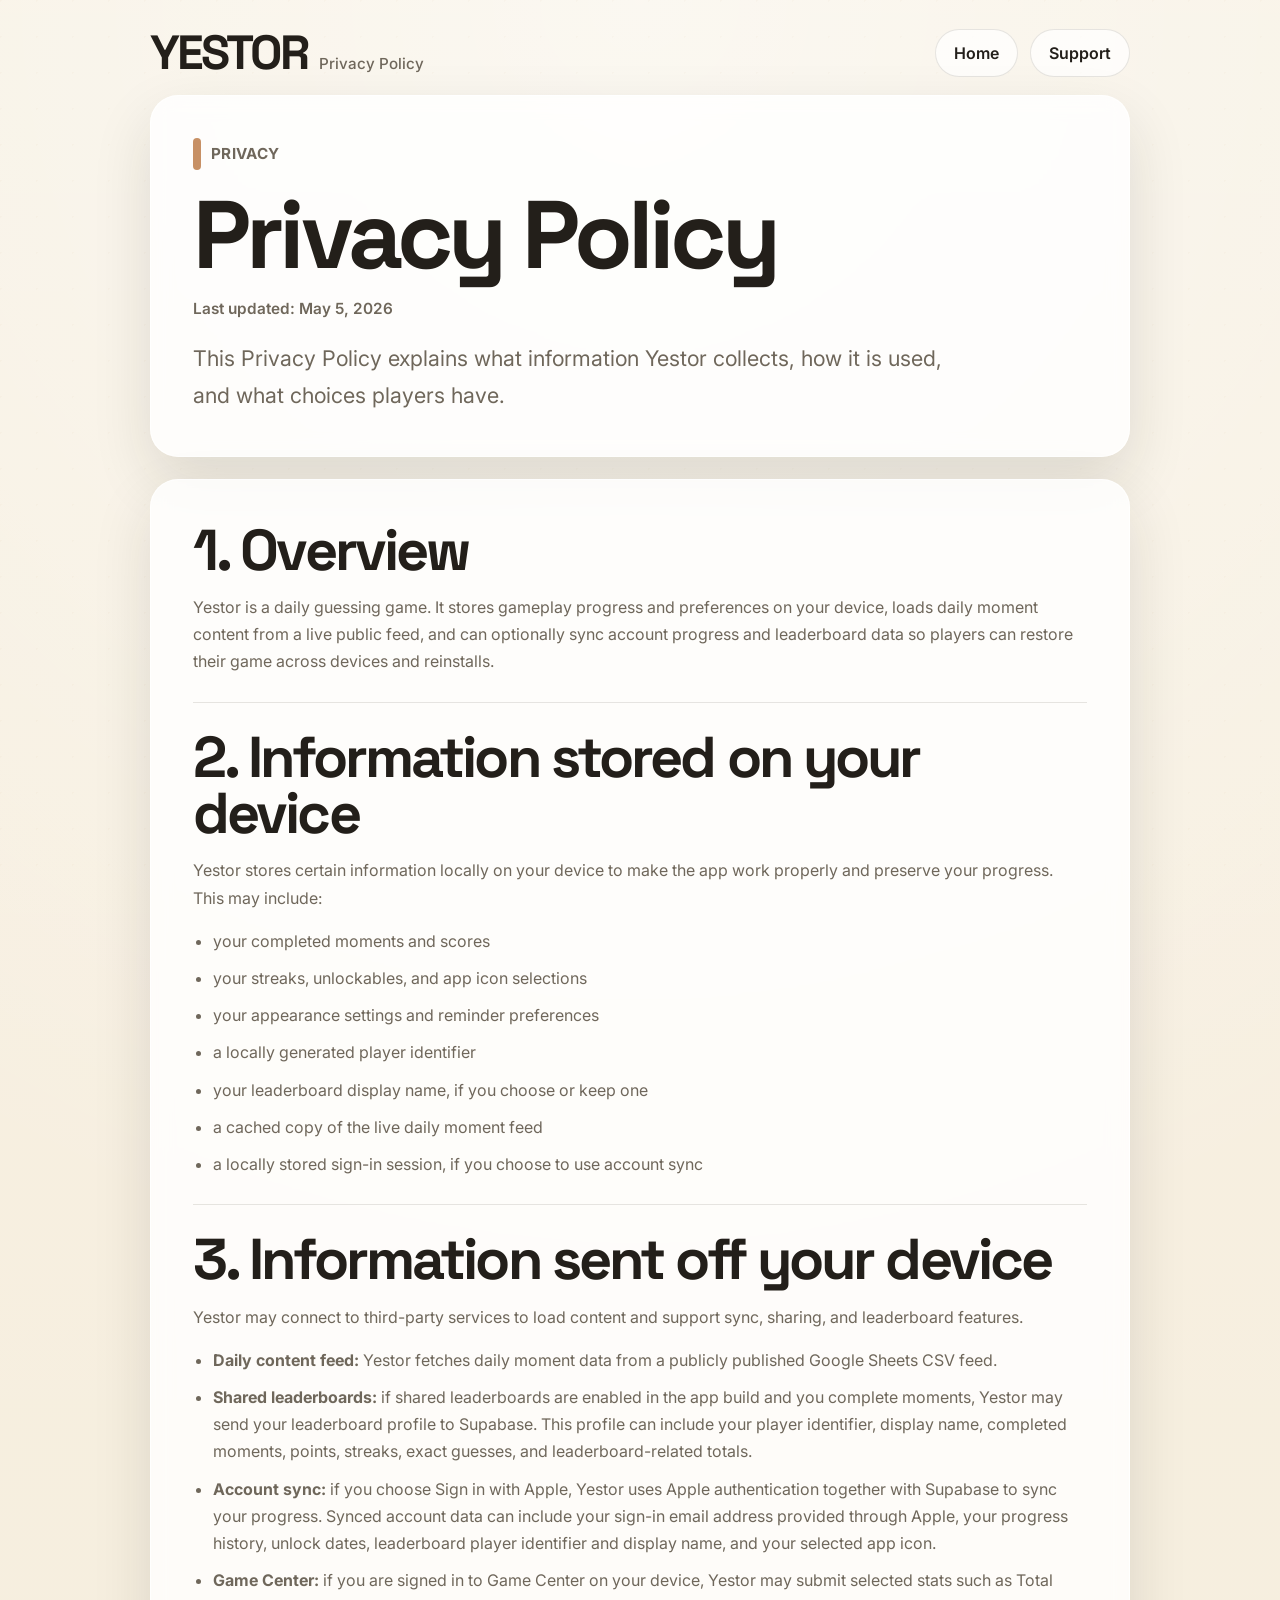
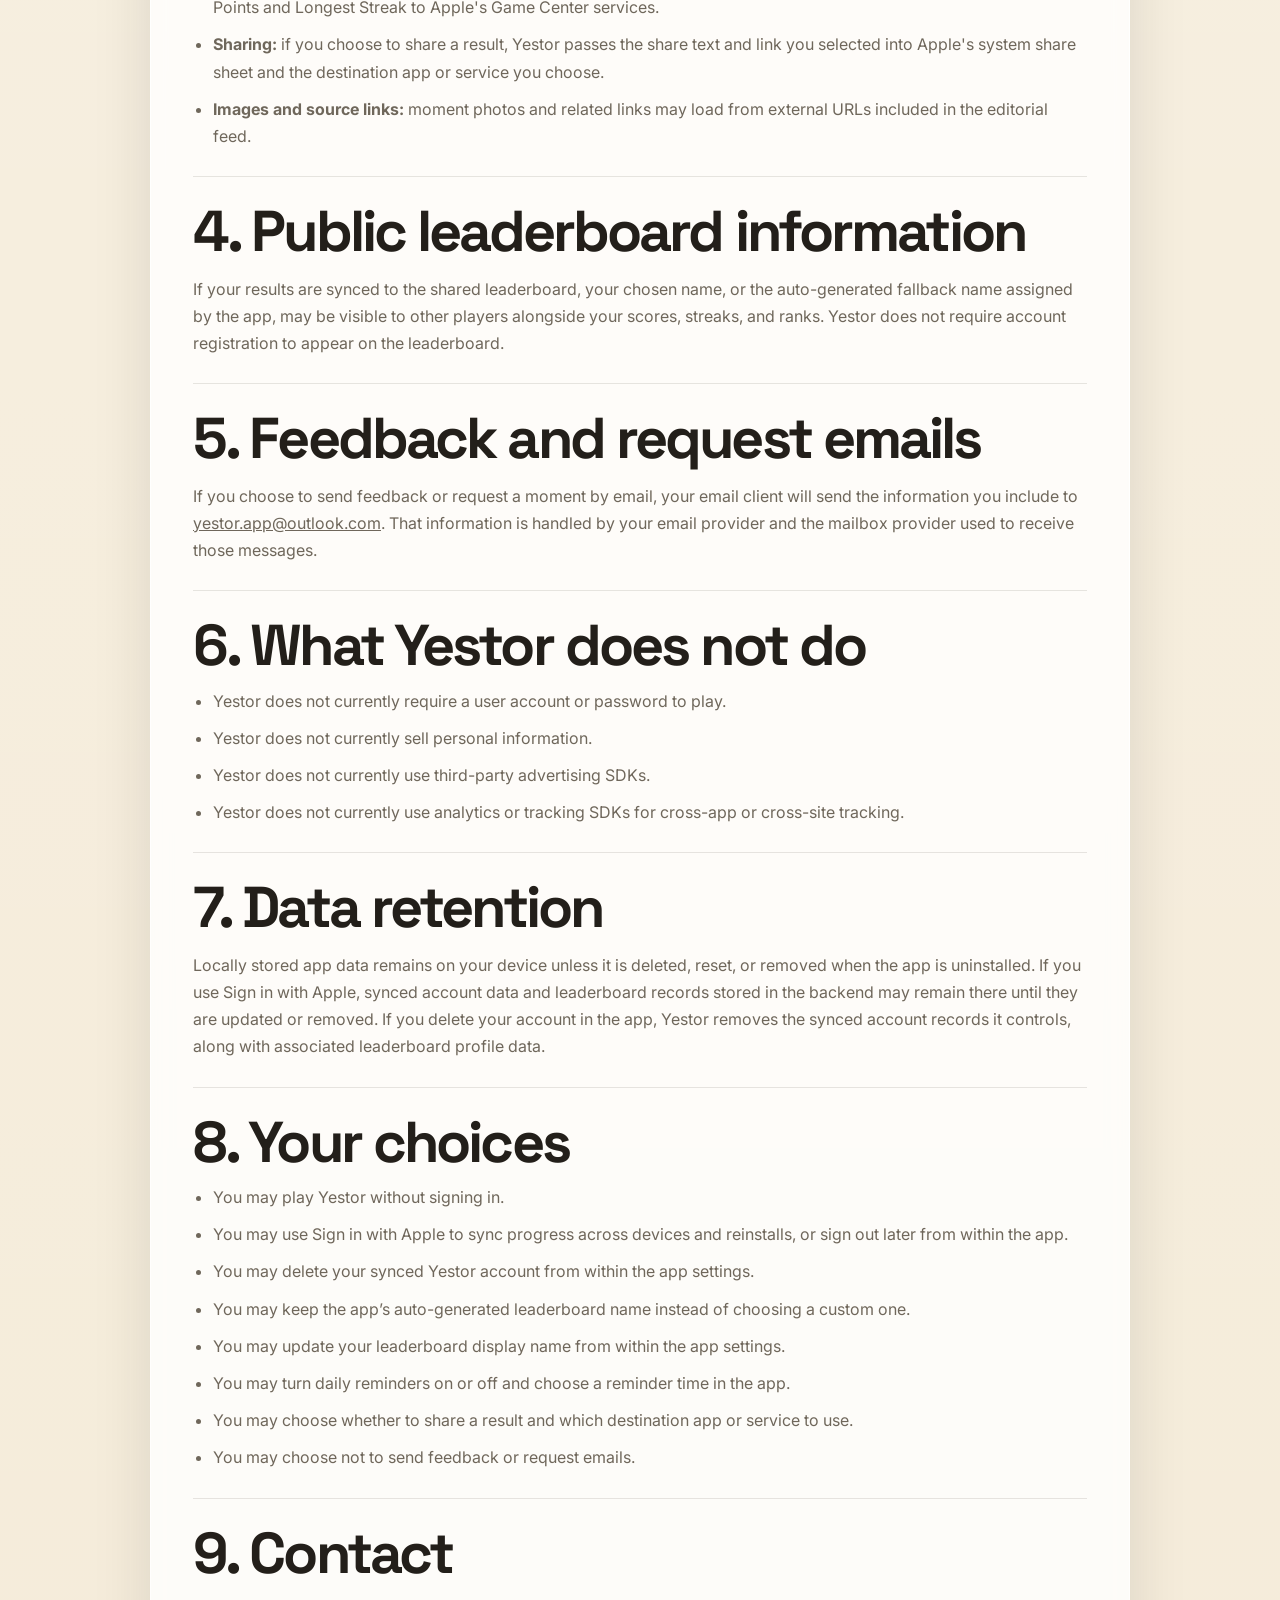
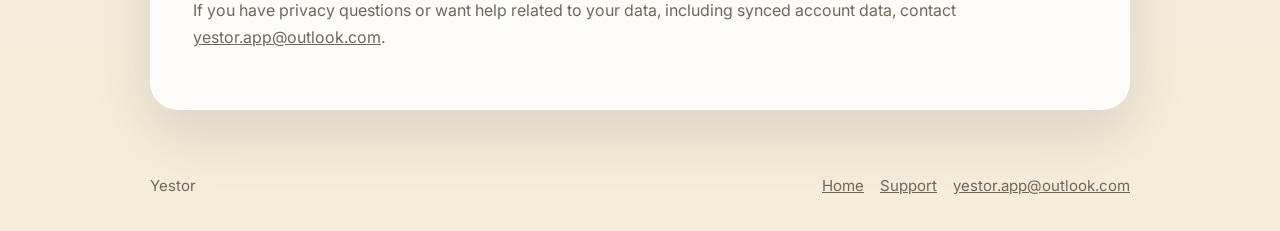
<file: privacy.html>
<!DOCTYPE html>
<html lang="en">
<head>
  <meta charset="utf-8">
  <meta name="viewport" content="width=device-width, initial-scale=1">
  <title>Yestor Privacy Policy</title>
  <meta name="description" content="Privacy Policy for Yestor.">
  <link rel="preconnect" href="https://fonts.googleapis.com">
  <link rel="preconnect" href="https://fonts.gstatic.com" crossorigin>
  <link href="https://fonts.googleapis.com/css2?family=Inter:wght@400;500;600;700;800&family=Space+Grotesk:wght@500;700&display=swap" rel="stylesheet">
  <link rel="stylesheet" href="styles.css">
</head>
<body>
  <div class="page">
    <header class="site-header">
      <div class="container site-header-inner">
        <a class="brand" href="./">
          <span class="brand-mark">YESTOR</span>
          <span class="brand-note">Privacy Policy</span>
        </a>
        <nav class="nav" aria-label="Primary">
          <a href="./">Home</a>
          <a href="./support.html">Support</a>
        </nav>
      </div>
    </header>

    <main class="section">
      <div class="container">
        <div class="content-card">
          <p class="eyebrow">Privacy</p>
          <h1>Privacy Policy</h1>
          <p class="meta">Last updated: May 5, 2026</p>
          <p class="lede">This Privacy Policy explains what information Yestor collects, how it is used, and what choices players have.</p>
        </div>

        <div class="content-card">
          <h2>1. Overview</h2>
          <p>Yestor is a daily guessing game. It stores gameplay progress and preferences on your device, loads daily moment content from a live public feed, and can optionally sync account progress and leaderboard data so players can restore their game across devices and reinstalls.</p>

          <hr>

          <h2>2. Information stored on your device</h2>
          <p>Yestor stores certain information locally on your device to make the app work properly and preserve your progress. This may include:</p>
          <ul>
            <li>your completed moments and scores</li>
            <li>your streaks, unlockables, and app icon selections</li>
            <li>your appearance settings and reminder preferences</li>
            <li>a locally generated player identifier</li>
            <li>your leaderboard display name, if you choose or keep one</li>
            <li>a cached copy of the live daily moment feed</li>
            <li>a locally stored sign-in session, if you choose to use account sync</li>
          </ul>

          <hr>

          <h2>3. Information sent off your device</h2>
          <p>Yestor may connect to third-party services to load content and support sync, sharing, and leaderboard features.</p>
          <ul>
            <li><strong>Daily content feed:</strong> Yestor fetches daily moment data from a publicly published Google Sheets CSV feed.</li>
            <li><strong>Shared leaderboards:</strong> if shared leaderboards are enabled in the app build and you complete moments, Yestor may send your leaderboard profile to Supabase. This profile can include your player identifier, display name, completed moments, points, streaks, exact guesses, and leaderboard-related totals.</li>
            <li><strong>Account sync:</strong> if you choose Sign in with Apple, Yestor uses Apple authentication together with Supabase to sync your progress. Synced account data can include your sign-in email address provided through Apple, your progress history, unlock dates, leaderboard player identifier and display name, and your selected app icon.</li>
            <li><strong>Game Center:</strong> if you are signed in to Game Center on your device, Yestor may submit selected stats such as Total Points and Longest Streak to Apple's Game Center services.</li>
            <li><strong>Sharing:</strong> if you choose to share a result, Yestor passes the share text and link you selected into Apple's system share sheet and the destination app or service you choose.</li>
            <li><strong>Images and source links:</strong> moment photos and related links may load from external URLs included in the editorial feed.</li>
          </ul>

          <hr>

          <h2>4. Public leaderboard information</h2>
          <p>If your results are synced to the shared leaderboard, your chosen name, or the auto-generated fallback name assigned by the app, may be visible to other players alongside your scores, streaks, and ranks. Yestor does not require account registration to appear on the leaderboard.</p>

          <hr>

          <h2>5. Feedback and request emails</h2>
          <p>If you choose to send feedback or request a moment by email, your email client will send the information you include to <a href="mailto:yestor.app@outlook.com">yestor.app@outlook.com</a>. That information is handled by your email provider and the mailbox provider used to receive those messages.</p>

          <hr>

          <h2>6. What Yestor does not do</h2>
          <ul>
            <li>Yestor does not currently require a user account or password to play.</li>
            <li>Yestor does not currently sell personal information.</li>
            <li>Yestor does not currently use third-party advertising SDKs.</li>
            <li>Yestor does not currently use analytics or tracking SDKs for cross-app or cross-site tracking.</li>
          </ul>

          <hr>

          <h2>7. Data retention</h2>
          <p>Locally stored app data remains on your device unless it is deleted, reset, or removed when the app is uninstalled. If you use Sign in with Apple, synced account data and leaderboard records stored in the backend may remain there until they are updated or removed. If you delete your account in the app, Yestor removes the synced account records it controls, along with associated leaderboard profile data.</p>

          <hr>

          <h2>8. Your choices</h2>
          <ul>
            <li>You may play Yestor without signing in.</li>
            <li>You may use Sign in with Apple to sync progress across devices and reinstalls, or sign out later from within the app.</li>
            <li>You may delete your synced Yestor account from within the app settings.</li>
            <li>You may keep the app’s auto-generated leaderboard name instead of choosing a custom one.</li>
            <li>You may update your leaderboard display name from within the app settings.</li>
            <li>You may turn daily reminders on or off and choose a reminder time in the app.</li>
            <li>You may choose whether to share a result and which destination app or service to use.</li>
            <li>You may choose not to send feedback or request emails.</li>
          </ul>

          <hr>

          <h2>9. Contact</h2>
          <p>If you have privacy questions or want help related to your data, including synced account data, contact <a href="mailto:yestor.app@outlook.com?subject=Yestor%20Privacy%20Question">yestor.app@outlook.com</a>.</p>
        </div>
      </div>
    </main>

    <footer class="footer">
      <div class="container footer-inner">
        <div>Yestor</div>
        <div class="footer-links">
          <a href="./">Home</a>
          <a href="./support.html">Support</a>
          <a href="mailto:yestor.app@outlook.com">yestor.app@outlook.com</a>
        </div>
      </div>
    </footer>
  </div>
</body>
</html>
</file>
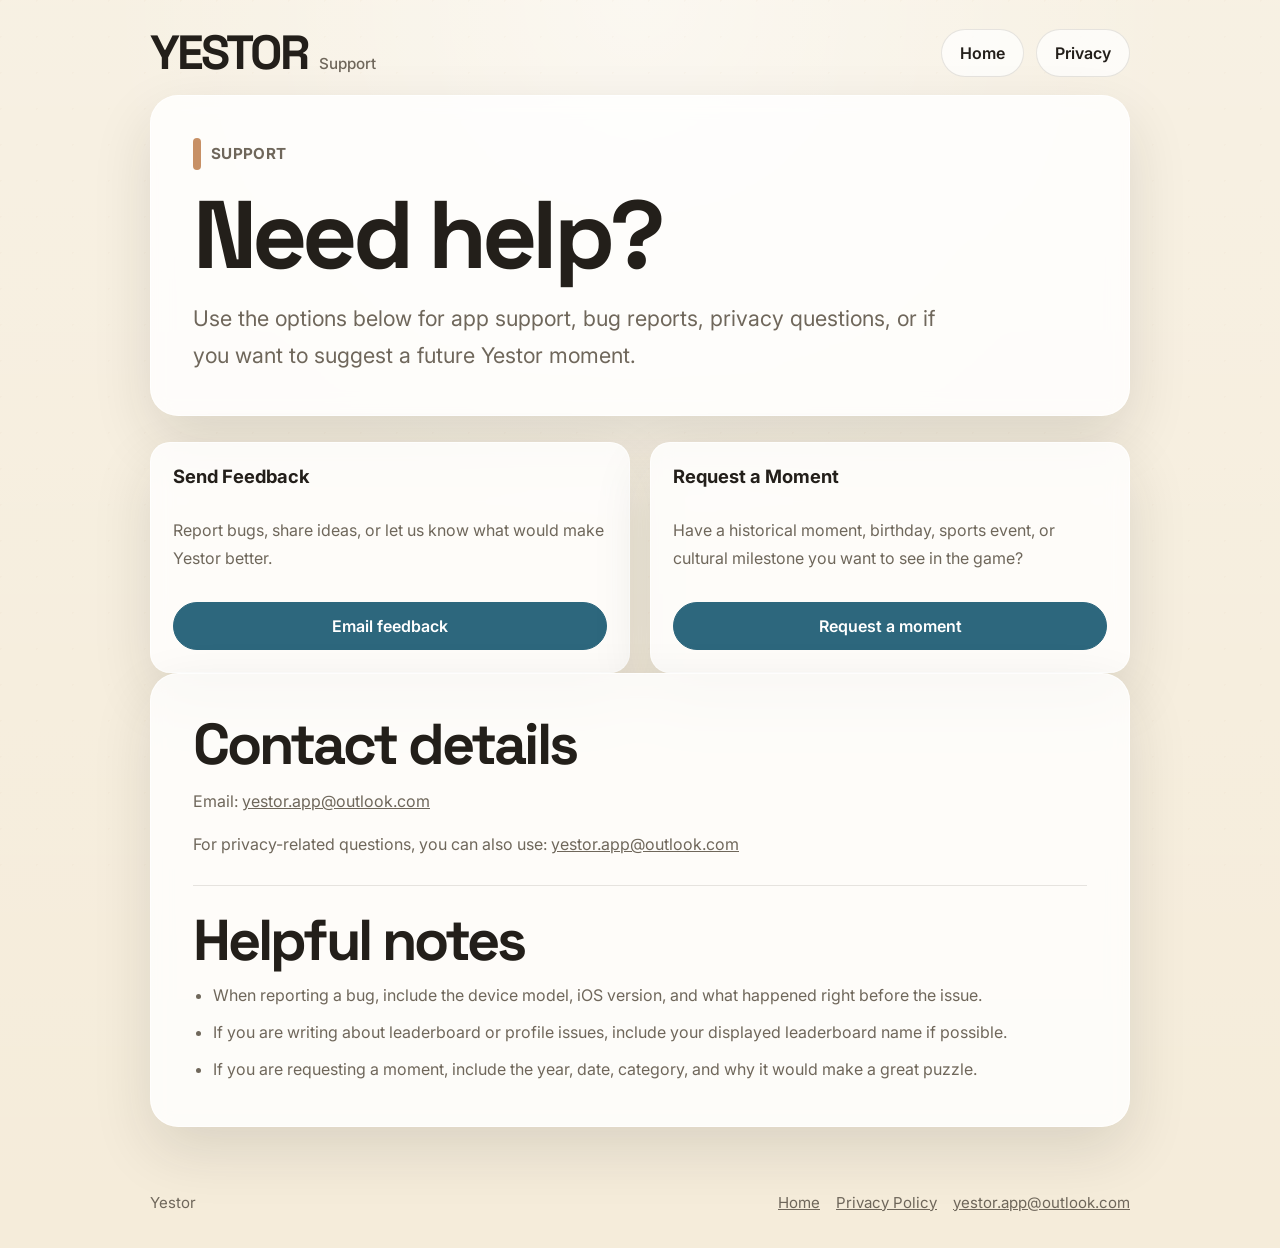
<file: support.html>
<!DOCTYPE html>
<html lang="en">
<head>
  <meta charset="utf-8">
  <meta name="viewport" content="width=device-width, initial-scale=1">
  <title>Yestor Support</title>
  <meta name="description" content="Support page for Yestor.">
  <link rel="preconnect" href="https://fonts.googleapis.com">
  <link rel="preconnect" href="https://fonts.gstatic.com" crossorigin>
  <link href="https://fonts.googleapis.com/css2?family=Inter:wght@400;500;600;700;800&family=Space+Grotesk:wght@500;700&display=swap" rel="stylesheet">
  <link rel="stylesheet" href="styles.css">
</head>
<body>
  <div class="page">
    <header class="site-header">
      <div class="container site-header-inner">
        <a class="brand" href="./">
          <span class="brand-mark">YESTOR</span>
          <span class="brand-note">Support</span>
        </a>
        <nav class="nav" aria-label="Primary">
          <a href="./">Home</a>
          <a href="./privacy.html">Privacy</a>
        </nav>
      </div>
    </header>

    <main class="section">
      <div class="container">
        <div class="content-card">
          <p class="eyebrow">Support</p>
          <h1>Need help?</h1>
          <p class="lede">Use the options below for app support, bug reports, privacy questions, or if you want to suggest a future Yestor moment.</p>
        </div>

        <div class="support-grid">
          <section class="contact-card">
            <strong>Send Feedback</strong>
            <p>Report bugs, share ideas, or let us know what would make Yestor better.</p>
            <a class="button button-primary" href="mailto:yestor.app@outlook.com?subject=Yestor%20Feedback">Email feedback</a>
          </section>

          <section class="contact-card">
            <strong>Request a Moment</strong>
            <p>Have a historical moment, birthday, sports event, or cultural milestone you want to see in the game?</p>
            <a class="button button-primary" href="mailto:yestor.app@outlook.com?subject=Yestor%20Moment%20Request">Request a moment</a>
          </section>
        </div>

        <div class="content-card">
          <h2>Contact details</h2>
          <p>Email: <a href="mailto:yestor.app@outlook.com">yestor.app@outlook.com</a></p>
          <p>For privacy-related questions, you can also use: <a href="mailto:yestor.app@outlook.com?subject=Yestor%20Privacy%20Question">yestor.app@outlook.com</a></p>

          <hr>

          <h2>Helpful notes</h2>
          <ul>
            <li>When reporting a bug, include the device model, iOS version, and what happened right before the issue.</li>
            <li>If you are writing about leaderboard or profile issues, include your displayed leaderboard name if possible.</li>
            <li>If you are requesting a moment, include the year, date, category, and why it would make a great puzzle.</li>
          </ul>
        </div>
      </div>
    </main>

    <footer class="footer">
      <div class="container footer-inner">
        <div>Yestor</div>
        <div class="footer-links">
          <a href="./">Home</a>
          <a href="./privacy.html">Privacy Policy</a>
          <a href="mailto:yestor.app@outlook.com">yestor.app@outlook.com</a>
        </div>
      </div>
    </footer>
  </div>
</body>
</html>
</file>
<file: styles.css>
:root {
  color-scheme: light;
  --paper: #f5ecda;
  --paper-soft: #fbf5e8;
  --ink: #231f1a;
  --muted: #6f675b;
  --accent: #2d677d;
  --accent-soft: rgba(45, 103, 125, 0.12);
  --rule: rgba(59, 48, 34, 0.12);
  --card: rgba(255, 255, 255, 0.82);
  --shadow: 0 24px 60px rgba(35, 31, 26, 0.12);
  --radius-xl: 28px;
  --radius-lg: 20px;
  --radius-md: 14px;
  --max-width: 980px;
  --font-display: "Space Grotesk", "Avenir Next", "Segoe UI", sans-serif;
  --font-body: Inter, "Avenir Next", "Segoe UI", sans-serif;
}

* {
  box-sizing: border-box;
}

html {
  scroll-behavior: smooth;
}

body {
  margin: 0;
  font-family: var(--font-body);
  color: var(--ink);
  background:
    radial-gradient(circle at top, rgba(255, 255, 255, 0.5), transparent 38%),
    linear-gradient(180deg, rgba(255, 255, 255, 0.25), rgba(255, 255, 255, 0)),
    var(--paper);
}

body::before {
  content: "";
  position: fixed;
  inset: 0;
  background-image:
    linear-gradient(135deg, rgba(194, 161, 110, 0.08) 0, rgba(194, 161, 110, 0.08) 2px, transparent 2px, transparent 36px);
  background-size: 36px 36px;
  pointer-events: none;
  opacity: 0.45;
}

a {
  color: inherit;
}

.page {
  position: relative;
  z-index: 1;
  min-height: 100vh;
}

.container {
  width: min(calc(100% - 40px), var(--max-width));
  margin: 0 auto;
}

.site-header {
  padding: 22px 0 12px;
}

.site-header-inner,
.footer-inner {
  display: flex;
  align-items: center;
  justify-content: space-between;
  gap: 20px;
}

.brand {
  display: inline-flex;
  align-items: baseline;
  gap: 12px;
  text-decoration: none;
}

.brand-mark {
  font-family: var(--font-display);
  font-size: clamp(2rem, 4vw, 3rem);
  font-weight: 700;
  letter-spacing: -0.06em;
}

.brand-note {
  color: var(--muted);
  font-size: 0.95rem;
  font-weight: 500;
}

.nav {
  display: flex;
  flex-wrap: wrap;
  gap: 12px;
}

.nav a,
.button,
button.button {
  display: inline-flex;
  align-items: center;
  justify-content: center;
  min-height: 48px;
  padding: 0 18px;
  border-radius: 999px;
  border: 1px solid var(--rule);
  background: rgba(255, 255, 255, 0.72);
  color: var(--ink);
  font-weight: 600;
  text-decoration: none;
  transition: transform 160ms ease, background 160ms ease, border-color 160ms ease;
}

.nav a:hover,
.button:hover,
button.button:hover {
  transform: translateY(-1px);
  background: rgba(255, 255, 255, 0.92);
  border-color: rgba(45, 103, 125, 0.3);
}

.button-primary {
  background: var(--accent);
  border-color: var(--accent);
  color: #fff;
}

.button-primary:hover {
  background: #25586b;
  border-color: #25586b;
}

.hero {
  padding: 26px 0 52px;
}

.hero-card,
.content-card,
.card-grid .card,
.contact-card {
  background: var(--card);
  border: 1px solid rgba(255, 255, 255, 0.72);
  border-radius: var(--radius-xl);
  box-shadow: var(--shadow);
  backdrop-filter: blur(10px);
}

.hero-card {
  padding: clamp(28px, 5vw, 52px);
}

.eyebrow {
  display: inline-flex;
  align-items: center;
  gap: 10px;
  margin: 0 0 18px;
  color: var(--accent);
  font-size: 0.95rem;
  font-weight: 700;
  letter-spacing: 0.02em;
  text-transform: uppercase;
}

.eyebrow::before {
  content: "";
  width: 8px;
  height: 32px;
  border-radius: 999px;
  background: rgba(194, 135, 88, 0.92);
}

h1,
h2,
h3 {
  margin: 0;
  font-family: var(--font-display);
  letter-spacing: -0.05em;
  line-height: 0.98;
}

h1 {
  font-size: clamp(3rem, 9vw, 6rem);
}

h2 {
  font-size: clamp(2.1rem, 5vw, 3.6rem);
}

h3 {
  font-size: 1.35rem;
}

.hero-lead,
.lede {
  margin: 18px 0 0;
  max-width: 760px;
  color: var(--muted);
  font-size: clamp(1.1rem, 2vw, 1.35rem);
  line-height: 1.6;
}

.hero-actions {
  display: flex;
  flex-wrap: wrap;
  gap: 14px;
  margin-top: 28px;
}

.hero-grid,
.card-grid,
.support-grid {
  display: grid;
  gap: 20px;
}

.hero-grid {
  grid-template-columns: 1.4fr 0.9fr;
  margin-top: 34px;
}

.mini-panel,
.card,
.contact-card {
  padding: 22px;
  border-radius: var(--radius-lg);
}

.mini-panel {
  background: rgba(255, 255, 255, 0.62);
  border: 1px solid var(--rule);
}

.mini-panel p,
.card p,
.contact-card p,
.content-card p,
.content-card li {
  color: var(--muted);
  line-height: 1.7;
}

.card-grid {
  grid-template-columns: repeat(3, minmax(0, 1fr));
  margin-top: 28px;
}

.card {
  padding: 24px;
}

.card-accent {
  display: inline-flex;
  align-items: center;
  justify-content: center;
  width: 44px;
  height: 44px;
  margin-bottom: 18px;
  border-radius: 14px;
  background: var(--accent-soft);
  color: var(--accent);
  font-weight: 800;
}

.section {
  padding: 0 0 48px;
}

.content-card {
  padding: clamp(26px, 4vw, 42px);
}

.content-card + .content-card {
  margin-top: 22px;
}

.content-card ul {
  margin: 14px 0 0;
  padding-left: 20px;
}

.content-card li + li {
  margin-top: 10px;
}

.content-card hr {
  border: 0;
  border-top: 1px solid var(--rule);
  margin: 26px 0;
}

.meta {
  margin-top: 14px;
  color: var(--muted);
  font-size: 0.96rem;
  font-weight: 600;
}

.support-grid {
  grid-template-columns: repeat(2, minmax(0, 1fr));
  margin-top: 26px;
}

.contact-card {
  display: flex;
  flex-direction: column;
  gap: 14px;
}

.contact-card strong {
  font-size: 1.15rem;
}

.contact-card a {
  word-break: break-word;
}

.footer {
  padding: 18px 0 36px;
  color: var(--muted);
  font-size: 0.94rem;
}

.footer-links {
  display: flex;
  flex-wrap: wrap;
  gap: 16px;
}

@media (max-width: 860px) {
  .hero-grid,
  .card-grid,
  .support-grid,
  .site-header-inner,
  .footer-inner {
    grid-template-columns: 1fr;
    display: grid;
  }

  .nav {
    justify-content: flex-start;
  }
}

@media (max-width: 640px) {
  .container {
    width: min(calc(100% - 24px), var(--max-width));
  }

  .site-header {
    padding-top: 16px;
  }

  .hero {
    padding-top: 10px;
  }

  .hero-card,
  .content-card {
    border-radius: 22px;
  }

  .button,
  button.button,
  .nav a {
    width: 100%;
  }
}
</file>
